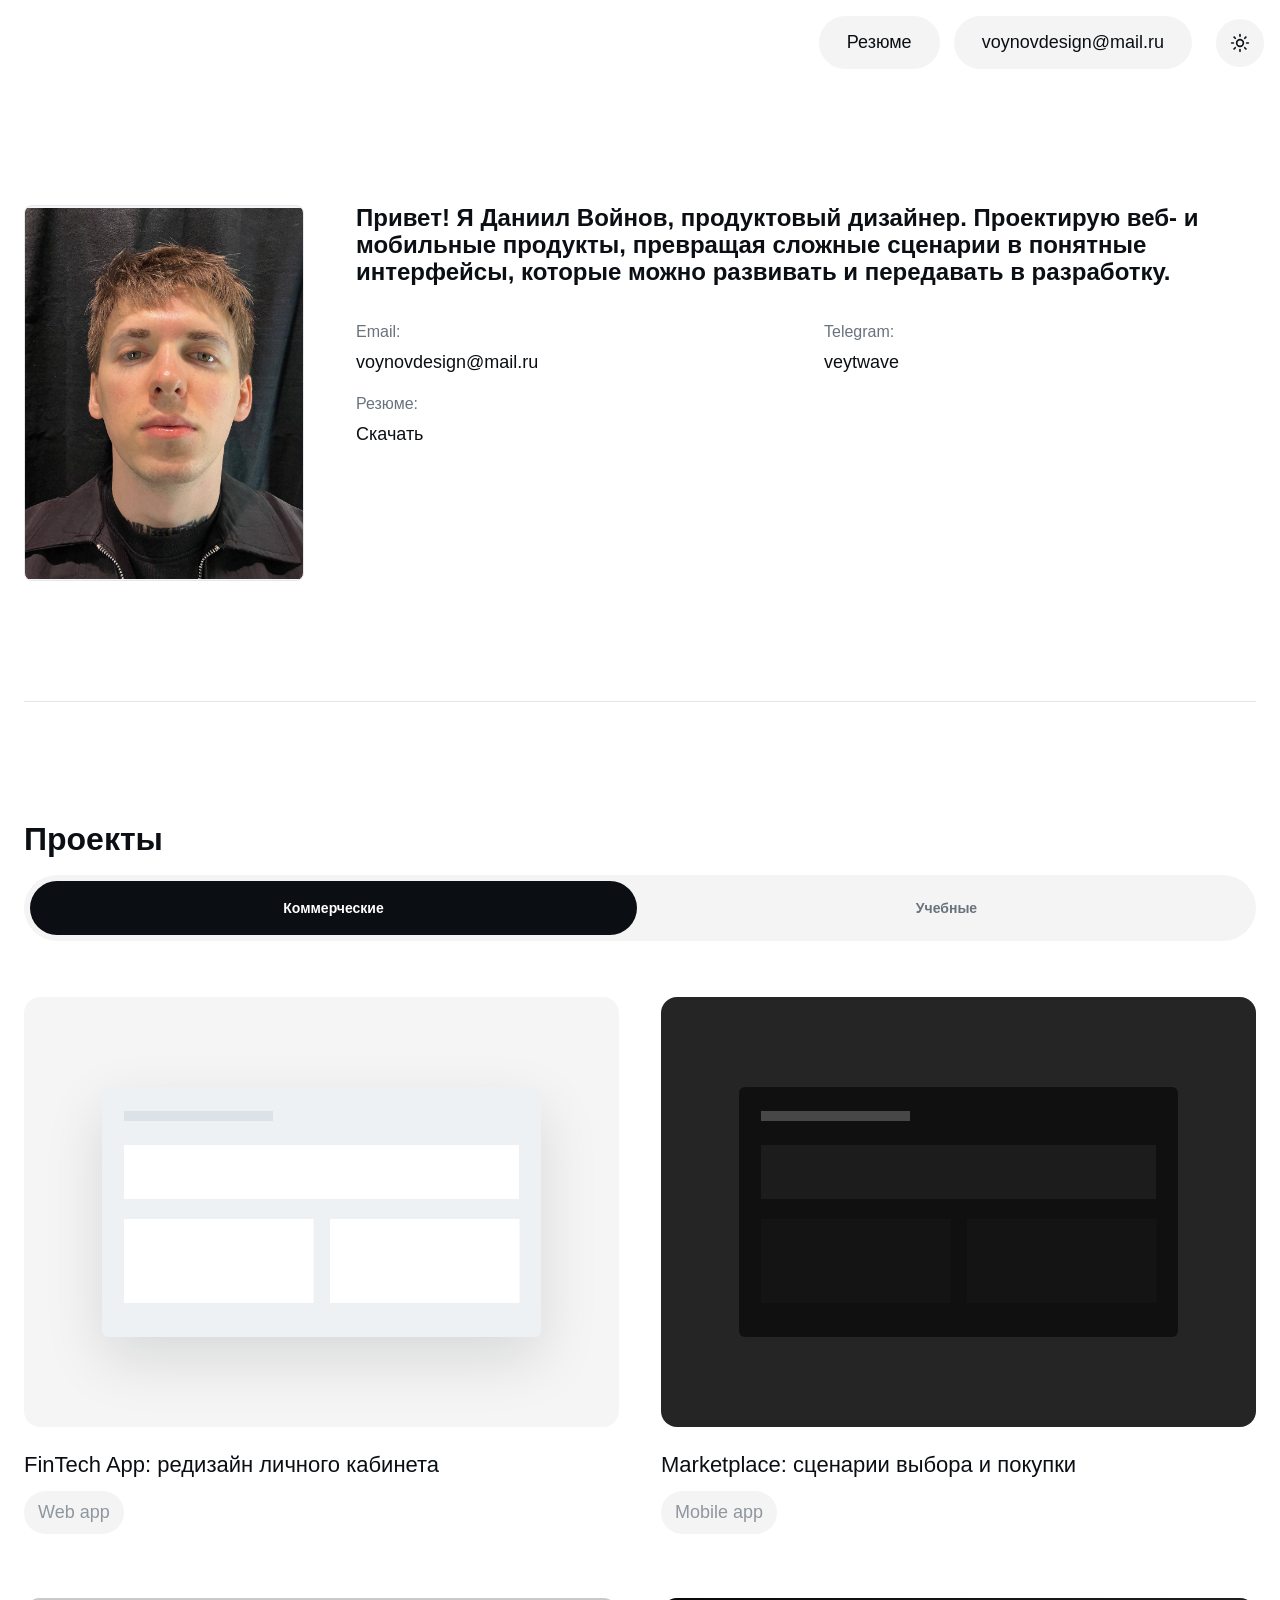
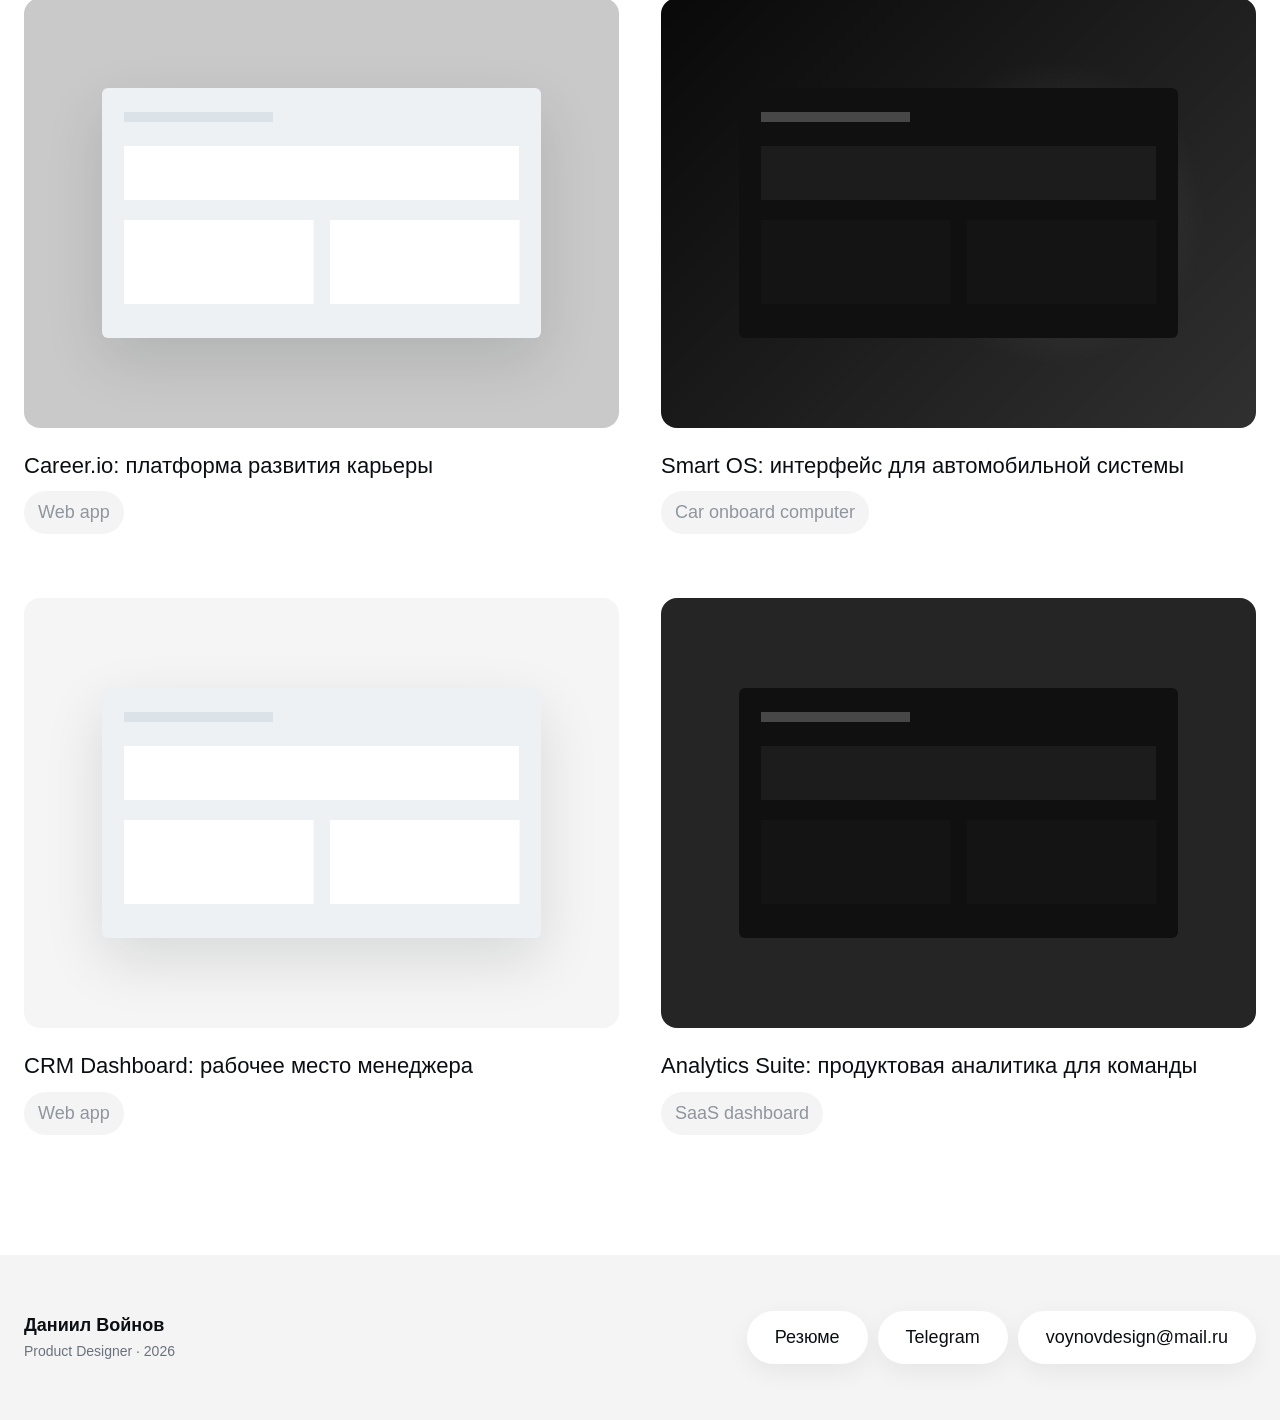
<file: index.html>
<!doctype html>
<html lang="ru">
  <head>
    <meta charset="utf-8" />
    <meta name="viewport" content="width=device-width, initial-scale=1" />
    <title>Даниил Войнов</title>
    <meta
      name="description"
      content="Портфолио Даниила Войнова, продуктового дизайнера: проекты, кейсы, опыт работы и контакты."
    />
    <link rel="icon" type="image/jpeg" href="assets/daniil-voynov.jpg" />
    <link rel="stylesheet" href="styles.css" />
  </head>
  <body>
    <header class="site-header">
      <div class="header-spacer" aria-hidden="true"></div>
      <nav class="header-nav" aria-label="Навигация">
        <a href="cv.html">Резюме</a>
        <button type="button" data-copy="voynovdesign@mail.ru">voynovdesign@mail.ru</button>
      </nav>
      <button class="theme-toggle" type="button" aria-label="Переключить тему">
        <svg class="sun-icon" aria-hidden="true" viewBox="0 0 24 24" fill="none">
          <circle cx="12" cy="12" r="4"></circle>
          <path d="M12 2v2"></path>
          <path d="M12 20v2"></path>
          <path d="m4.93 4.93 1.41 1.41"></path>
          <path d="m17.66 17.66 1.41 1.41"></path>
          <path d="M2 12h2"></path>
          <path d="M20 12h2"></path>
          <path d="m6.34 17.66-1.41 1.41"></path>
          <path d="m19.07 4.93-1.41 1.41"></path>
        </svg>
        <svg class="moon-icon" aria-hidden="true" viewBox="0 0 24 24" fill="none">
          <path d="M12 3a6 6 0 0 0 9 7.8A9 9 0 1 1 12 3Z"></path>
        </svg>
      </button>
    </header>

    <main id="top">
      <section class="about" id="about">
        <div class="about-image" aria-label="Фото Даниила">
        </div>

        <div class="about-content">
          <p class="intro">
            Привет! Я Даниил Войнов, продуктовый дизайнер. Проектирую веб- и
            мобильные продукты, превращая сложные сценарии в понятные
            интерфейсы, которые можно развивать и передавать в разработку.
          </p>

          <div class="contact-list" aria-label="Контакты">
            <div>
              <span>Email:</span>
              <button type="button" data-copy="voynovdesign@mail.ru">voynovdesign@mail.ru</button>
            </div>
            <div>
              <span>Telegram:</span>
              <a href="https://t.me/veytwave">veytwave</a>
            </div>
            <div>
              <span>Резюме:</span>
              <a href="cv.html">Скачать</a>
            </div>
          </div>
        </div>
      </section>

      <section class="projects" id="projects" aria-labelledby="projects-title">
        <div class="section-title">
          <h2 id="projects-title">Проекты</h2>
          <div class="tabs" role="tablist" aria-label="Тип проектов" data-active="commercial">
            <button class="tab is-active" type="button" role="tab" aria-selected="true" data-filter="commercial">
              Коммерческие
            </button>
            <button class="tab" type="button" role="tab" aria-selected="false" data-filter="study">
              Учебные
            </button>
          </div>
        </div>

        <div class="projects-grid">
          <article class="project-card project" data-kind="commercial">
            <div class="project-image placeholder-light" aria-hidden="true">
              <div class="screen-mockup"></div>
            </div>
            <h3>FinTech App: редизайн личного кабинета</h3>
            <p>Web app</p>
          </article>

          <article class="project-card project" data-kind="commercial">
            <div class="project-image placeholder-dark" aria-hidden="true">
              <div class="screen-mockup dark"></div>
            </div>
            <h3>Marketplace: сценарии выбора и покупки</h3>
            <p>Mobile app</p>
          </article>

          <article class="project-card project" data-kind="commercial">
            <div class="project-image placeholder-gray" aria-hidden="true">
              <div class="screen-mockup"></div>
            </div>
            <h3>Career.io: платформа развития карьеры</h3>
            <p>Web app</p>
          </article>

          <article class="project-card project" data-kind="commercial">
            <div class="project-image placeholder-photo" aria-hidden="true">
              <div class="screen-mockup dark"></div>
            </div>
            <h3>Smart OS: интерфейс для автомобильной системы</h3>
            <p>Car onboard computer</p>
          </article>

          <article class="project-card project" data-kind="commercial">
            <div class="project-image placeholder-light" aria-hidden="true">
              <div class="screen-mockup"></div>
            </div>
            <h3>CRM Dashboard: рабочее место менеджера</h3>
            <p>Web app</p>
          </article>

          <article class="project-card project" data-kind="commercial">
            <div class="project-image placeholder-dark" aria-hidden="true">
              <div class="screen-mockup dark"></div>
            </div>
            <h3>Analytics Suite: продуктовая аналитика для команды</h3>
            <p>SaaS dashboard</p>
          </article>

          <article class="project-card project" data-kind="study" hidden>
            <div class="project-image placeholder-gray" aria-hidden="true">
              <div class="screen-mockup"></div>
            </div>
            <h3>Education App: подготовка к экзаменам</h3>
            <p>iOS mobile app</p>
          </article>

          <article class="project-card project" data-kind="study" hidden>
            <div class="project-image placeholder-photo" aria-hidden="true">
              <div class="screen-mockup dark"></div>
            </div>
            <h3>AI Tool: редактирование контента</h3>
            <p>Web app</p>
          </article>

          <article class="project-card project" data-kind="study" hidden>
            <div class="project-image placeholder-light" aria-hidden="true">
              <div class="screen-mockup"></div>
            </div>
            <h3>Travel Planner: планирование поездок</h3>
            <p>Mobile app</p>
          </article>

          <article class="project-card project" data-kind="study" hidden>
            <div class="project-image placeholder-dark" aria-hidden="true">
              <div class="screen-mockup dark"></div>
            </div>
            <h3>Habit Tracker: система привычек и прогресса</h3>
            <p>iOS app</p>
          </article>

          <article class="project-card project" data-kind="study" hidden>
            <div class="project-image placeholder-gray" aria-hidden="true">
              <div class="screen-mockup"></div>
            </div>
            <h3>Book Exchange: обмен книгами рядом</h3>
            <p>Mobile app</p>
          </article>

          <article class="project-card project" data-kind="study" hidden>
            <div class="project-image placeholder-photo" aria-hidden="true">
              <div class="screen-mockup dark"></div>
            </div>
            <h3>Finance Coach: учебный fintech-концепт</h3>
            <p>Web app</p>
          </article>
        </div>
      </section>

    </main>

    <footer class="site-footer">
      <div>
        <p>Даниил Войнов</p>
        <span>Product Designer · 2026</span>
      </div>
      <nav aria-label="Ссылки в футере">
        <a href="cv.html">Резюме</a>
        <a href="https://t.me/veytwave">Telegram</a>
        <button type="button" data-copy="voynovdesign@mail.ru">voynovdesign@mail.ru</button>
      </nav>
    </footer>

    <script src="script.js"></script>
  </body>
</html>
</file>
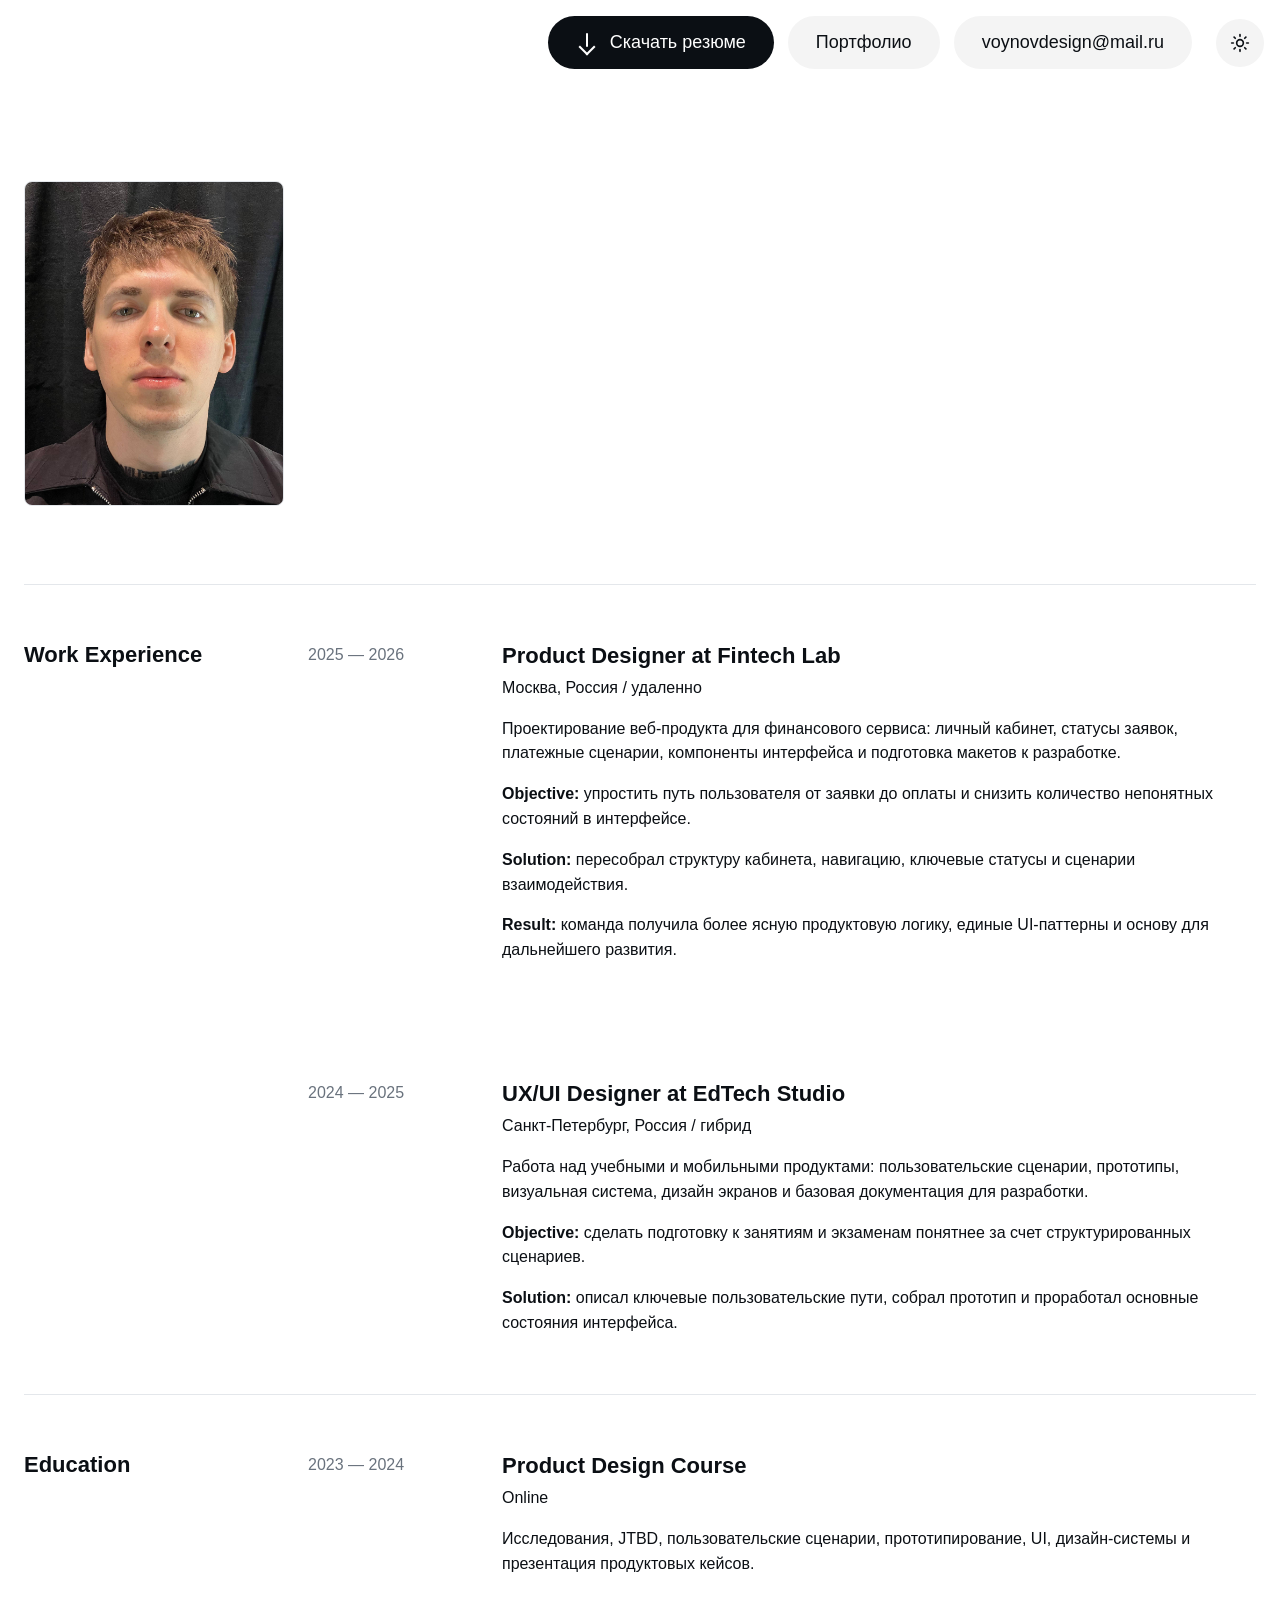
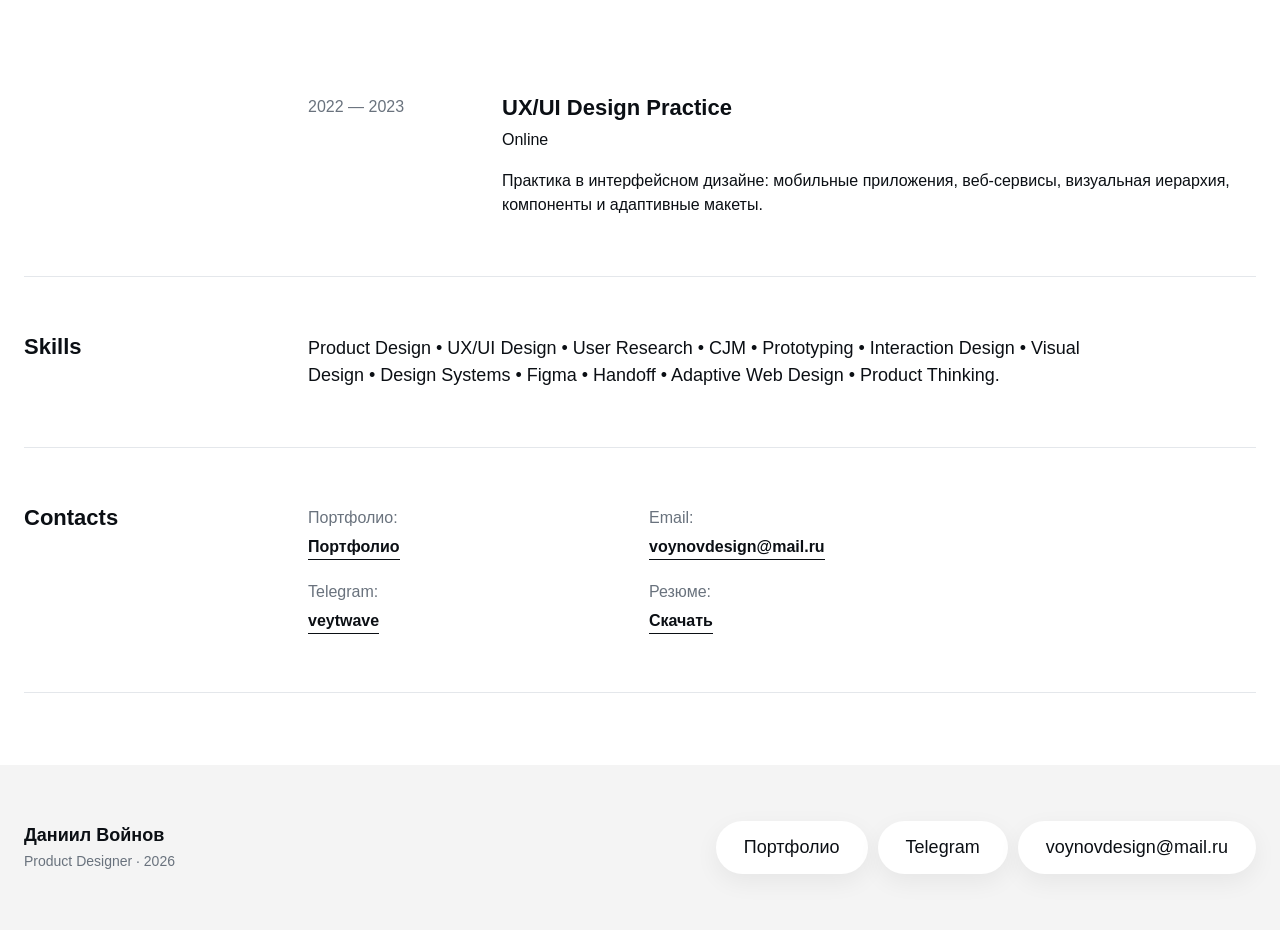
<file: cv.html>
<!doctype html>
<html lang="ru">
  <head>
    <meta charset="utf-8" />
    <meta name="viewport" content="width=device-width, initial-scale=1" />
    <title>Резюме — Даниил Войнов</title>
    <meta
      name="description"
      content="Резюме Даниила Войнова, продуктового дизайнера: опыт работы, образование, навыки и контакты."
    />
    <link rel="icon" type="image/jpeg" href="assets/daniil-voynov.jpg" />
    <link rel="stylesheet" href="styles.css" />
  </head>
  <body>
    <header class="site-header">
      <div class="header-spacer" aria-hidden="true"></div>
      <nav class="header-nav" aria-label="Навигация">
        <a class="download-link" href="#">
          <span class="download-icon" aria-hidden="true"></span>
          <span>Скачать резюме</span>
        </a>
        <a href="index.html">Портфолио</a>
        <button type="button" data-copy="voynovdesign@mail.ru">voynovdesign@mail.ru</button>
      </nav>
      <button class="theme-toggle" type="button" aria-label="Переключить тему">
        <svg class="sun-icon" aria-hidden="true" viewBox="0 0 24 24" fill="none">
          <circle cx="12" cy="12" r="4"></circle>
          <path d="M12 2v2"></path>
          <path d="M12 20v2"></path>
          <path d="m4.93 4.93 1.41 1.41"></path>
          <path d="m17.66 17.66 1.41 1.41"></path>
          <path d="M2 12h2"></path>
          <path d="M20 12h2"></path>
          <path d="m6.34 17.66-1.41 1.41"></path>
          <path d="m19.07 4.93-1.41 1.41"></path>
        </svg>
        <svg class="moon-icon" aria-hidden="true" viewBox="0 0 24 24" fill="none">
          <path d="M12 3a6 6 0 0 0 9 7.8A9 9 0 1 1 12 3Z"></path>
        </svg>
      </button>
    </header>

    <main class="cv-page">
      <section class="cv-hero">
        <div class="cv-photo">
          <img src="assets/daniil-voynov.jpg" alt="Даниил Войнов" />
        </div>
      </section>

      <section class="cv-section">
        <h1>Work Experience</h1>

        <article class="cv-entry">
          <div class="cv-years">2025 — 2026</div>
          <div class="cv-entry-body">
            <h2>Product Designer at Fintech Lab</h2>
            <p class="cv-location">Москва, Россия / удаленно</p>
            <p>
              Проектирование веб-продукта для финансового сервиса: личный кабинет,
              статусы заявок, платежные сценарии, компоненты интерфейса и
              подготовка макетов к разработке.
            </p>
            <p>
              <strong>Objective:</strong> упростить путь пользователя от заявки
              до оплаты и снизить количество непонятных состояний в интерфейсе.
            </p>
            <p>
              <strong>Solution:</strong> пересобрал структуру кабинета,
              навигацию, ключевые статусы и сценарии взаимодействия.
            </p>
            <p>
              <strong>Result:</strong> команда получила более ясную продуктовую
              логику, единые UI-паттерны и основу для дальнейшего развития.
            </p>
          </div>
        </article>

        <article class="cv-entry">
          <div class="cv-years">2024 — 2025</div>
          <div class="cv-entry-body">
            <h2>UX/UI Designer at EdTech Studio</h2>
            <p class="cv-location">Санкт-Петербург, Россия / гибрид</p>
            <p>
              Работа над учебными и мобильными продуктами: пользовательские
              сценарии, прототипы, визуальная система, дизайн экранов и базовая
              документация для разработки.
            </p>
            <p>
              <strong>Objective:</strong> сделать подготовку к занятиям и
              экзаменам понятнее за счет структурированных сценариев.
            </p>
            <p>
              <strong>Solution:</strong> описал ключевые пользовательские пути,
              собрал прототип и проработал основные состояния интерфейса.
            </p>
          </div>
        </article>
      </section>

      <section class="cv-section">
        <h1>Education</h1>

        <article class="cv-entry">
          <div class="cv-years">2023 — 2024</div>
          <div class="cv-entry-body">
            <h2>Product Design Course</h2>
            <p class="cv-location">Online</p>
            <p>
              Исследования, JTBD, пользовательские сценарии, прототипирование,
              UI, дизайн-системы и презентация продуктовых кейсов.
            </p>
          </div>
        </article>

        <article class="cv-entry">
          <div class="cv-years">2022 — 2023</div>
          <div class="cv-entry-body">
            <h2>UX/UI Design Practice</h2>
            <p class="cv-location">Online</p>
            <p>
              Практика в интерфейсном дизайне: мобильные приложения, веб-сервисы,
              визуальная иерархия, компоненты и адаптивные макеты.
            </p>
          </div>
        </article>
      </section>

      <section class="cv-section">
        <h1>Skills</h1>
        <div class="cv-skills">
          Product Design • UX/UI Design • User Research • CJM • Prototyping •
          Interaction Design • Visual Design • Design Systems • Figma • Handoff •
          Adaptive Web Design • Product Thinking.
        </div>
      </section>

      <section class="cv-section">
        <h1>Contacts</h1>
        <div class="cv-contacts">
          <div>
            <span>Портфолио:</span>
            <a href="index.html">Портфолио</a>
          </div>
          <div>
            <span>Email:</span>
            <button type="button" data-copy="voynovdesign@mail.ru">voynovdesign@mail.ru</button>
          </div>
          <div>
            <span>Telegram:</span>
            <a href="https://t.me/veytwave">veytwave</a>
          </div>
          <div>
            <span>Резюме:</span>
            <a href="#">Скачать</a>
          </div>
        </div>
      </section>

    </main>

    <footer class="site-footer">
      <div>
        <p>Даниил Войнов</p>
        <span>Product Designer · 2026</span>
      </div>
      <nav aria-label="Ссылки в футере">
        <a href="index.html">Портфолио</a>
        <a href="https://t.me/veytwave">Telegram</a>
        <button type="button" data-copy="voynovdesign@mail.ru">voynovdesign@mail.ru</button>
      </nav>
    </footer>

    <script src="script.js"></script>
  </body>
</html>
</file>
<file: styles.css>
:root {
  --bg: #ffffff;
  --text: #0b0f14;
  --muted: #69727d;
  --line: #e4e7eb;
  --soft: #f4f5f6;
  --soft-2: #edf0f3;
  --accent: #244c69;
  --lime: #dfe978;
  --coral: #f1775f;
  --max: 1560px;
}

* {
  box-sizing: border-box;
}

html {
  scroll-behavior: smooth;
}

body {
  margin: 0;
  background: var(--bg);
  color: var(--text);
  font-family:
    Inter, Arial, system-ui, -apple-system, BlinkMacSystemFont, "Segoe UI",
    sans-serif;
  font-size: 16px;
  line-height: 1.5;
}

a {
  color: inherit;
  text-decoration: none;
}

button {
  border: 0;
  background: transparent;
  color: inherit;
  cursor: pointer;
  font: inherit;
  padding: 0;
}

h1,
h2,
h3,
h4,
p,
dl,
dd {
  margin: 0;
}

.site-header {
  position: sticky;
  top: 0;
  z-index: 20;
  display: grid;
  grid-template-columns: 1fr auto auto;
  gap: 24px;
  align-items: center;
  max-width: var(--max);
  margin: 0 auto;
  padding: 16px 16px;
  background: rgba(255, 255, 255, 0.92);
  backdrop-filter: blur(18px);
}

.header-spacer {
  min-width: 1px;
}

.header-nav,
.contact-list,
.case-header dl,
.experience-row {
  display: grid;
}

.header-nav {
  grid-auto-flow: column;
  gap: 14px;
  color: var(--text);
  font-size: 18px;
  font-weight: 500;
}

.header-nav a,
.header-nav button {
  display: inline-flex;
  align-items: center;
  justify-content: center;
  border-radius: 999px;
  background: #f4f4f4;
  padding: 13px 28px;
  transition:
    background 220ms ease,
    color 220ms ease,
    transform 220ms ease;
}

.header-nav a:hover,
.header-nav button:hover {
  background: var(--text);
  color: #ffffff;
  transform: translateY(-1px);
}

.theme-toggle {
  display: grid;
  width: 48px;
  height: 48px;
  place-items: center;
  border-radius: 50%;
  background: #f4f4f4;
  transition:
    background 220ms ease,
    color 220ms ease,
    transform 220ms ease;
}

.theme-toggle:hover {
  background: var(--text);
  color: #ffffff;
  transform: translateY(-1px);
}

.sun-icon,
.moon-icon {
  width: 20px;
  height: 20px;
  stroke: currentColor;
  stroke-linecap: round;
  stroke-linejoin: round;
  stroke-width: 2;
}

.moon-icon {
  display: none;
}

body.is-dark {
  --bg: #11161d;
  --text: #f5f6f7;
  --muted: #b3bbc4;
  --line: #343b45;
  --soft: #1d242d;
  --soft-2: #26303b;
}

body.is-dark .site-header {
  background: rgba(17, 22, 29, 0.94);
}

body.is-dark .header-nav a,
body.is-dark .header-nav button,
body.is-dark .theme-toggle,
body.is-dark .download-link,
body.is-dark .tabs {
  background: #202832;
}

body.is-dark .header-nav a:hover,
body.is-dark .header-nav button:hover,
body.is-dark .theme-toggle:hover,
body.is-dark .download-link:hover {
  background: #f5f6f7;
  color: #0b0f14;
}

body.is-dark .tabs::before,
body.is-dark .tab.is-active {
  background: #f5f6f7;
}

body.is-dark .tab.is-active {
  color: #0b0f14;
}

body.is-dark .project-image,
body.is-dark .cv-photo,
body.is-dark .about-image {
  border-color: var(--line);
}

body.is-dark .sun-icon {
  display: none;
}

body.is-dark .moon-icon {
  display: block;
}

.contact-list a:hover,
.contact-list button:hover {
  color: var(--text);
}

main {
  max-width: var(--max);
  margin: 0 auto;
  padding: 0 24px;
}

.about {
  display: grid;
  grid-template-columns: 280px minmax(0, 1fr);
  gap: 52px;
  align-items: start;
  padding: 120px 0;
  border-bottom: 1px solid var(--line);
}

.about-image {
  display: grid;
  height: 376px;
  min-height: 0;
  place-items: center;
  border: 1px solid var(--line);
  border-radius: 8px;
  overflow: hidden;
  background:
    url("assets/daniil-voynov.jpg") center / contain no-repeat,
    var(--soft);
}

.about-content {
  display: grid;
  gap: 34px;
}

.intro {
  max-width: 900px;
  font-size: 24px;
  font-weight: 600;
  letter-spacing: 0;
  line-height: 1.12;
}

.contact-list {
  grid-template-columns: repeat(2, minmax(180px, 1fr));
  gap: 16px 36px;
}

.contact-list div {
  display: grid;
  gap: 5px;
}

.contact-list span {
  color: var(--muted);
  font-size: 16px;
}

.contact-list a,
.contact-list button {
  justify-self: start;
  border-bottom: 0;
  font-size: 18px;
  font-weight: 500;
}

.projects,
.case-studies,
.experience {
  padding: 120px 0;
}

h2 {
  font-size: clamp(44px, 6vw, 72px);
  letter-spacing: 0;
  line-height: 0.98;
}

.section-title {
  display: grid;
  gap: 18px;
  margin-bottom: 56px;
}

.section-title h2 {
  font-size: 32px;
  line-height: 1.1;
}

.tabs {
  position: relative;
  display: flex;
  width: 100%;
  gap: 6px;
  border: 0;
  border-radius: 999px;
  background: #f4f4f4;
  padding: 6px;
}

.tabs::before {
  position: absolute;
  top: 6px;
  bottom: 6px;
  left: 6px;
  width: calc((100% - 18px) / 2);
  border-radius: 999px;
  background: var(--text);
  content: "";
  transition: transform 460ms cubic-bezier(0.22, 1, 0.36, 1);
}

.tabs[data-active="study"]::before {
  transform: translateX(calc(100% + 6px));
}

.tab {
  position: relative;
  z-index: 1;
  flex: 1;
  min-height: 54px;
  border-radius: 999px;
  color: var(--muted);
  font-size: 14px;
  font-weight: 740;
  padding: 14px 18px;
  transition:
    background 240ms ease,
    color 240ms ease,
    transform 240ms ease;
}

.tab.is-active {
  color: #ffffff;
}

.tab:hover {
  color: var(--text);
}

.tab.is-active:hover {
  color: #ffffff;
}

.projects-grid {
  display: grid;
  grid-template-columns: repeat(2, minmax(0, 1fr));
  gap: 64px 42px;
}

.project-card[hidden] {
  display: none;
}

.project-card {
  display: grid;
  gap: 12px;
}

.project-image {
  display: grid;
  min-height: 430px;
  overflow: hidden;
  place-items: center;
  border-radius: 16px;
  background: var(--soft);
  padding: 48px;
}

.placeholder-light {
  background: #f5f5f5;
}

.placeholder-dark {
  background: #252525;
}

.placeholder-gray {
  background: #c9c9c9;
}

.placeholder-photo {
  background:
    radial-gradient(circle at 66% 50%, rgba(255, 255, 255, 0.14), transparent 34%),
    linear-gradient(135deg, #090909, #303030);
}

.screen-mockup {
  width: min(520px, 88%);
  min-height: 250px;
  border-radius: 6px;
  background:
    linear-gradient(#dce3e8 0 0) 22px 24px / 34% 10px no-repeat,
    linear-gradient(#ffffff 0 0) 22px 58px / calc(100% - 44px) 54px no-repeat,
    linear-gradient(#ffffff 0 0) 22px 132px / calc(50% - 30px) 84px no-repeat,
    linear-gradient(#ffffff 0 0) calc(100% - 22px) 132px / calc(50% - 30px) 84px no-repeat,
    #eef1f4;
  box-shadow: 0 22px 60px rgba(11, 15, 20, 0.12);
}

.screen-mockup.dark {
  background:
    linear-gradient(#474747 0 0) 22px 24px / 34% 10px no-repeat,
    linear-gradient(#1c1c1c 0 0) 22px 58px / calc(100% - 44px) 54px no-repeat,
    linear-gradient(#141414 0 0) 22px 132px / calc(50% - 30px) 84px no-repeat,
    linear-gradient(#141414 0 0) calc(100% - 22px) 132px / calc(50% - 30px) 84px no-repeat,
    #101010;
  box-shadow: none;
}

.project-card h3 {
  margin-top: 12px;
  font-size: 22px;
  font-weight: 500;
  line-height: 1.25;
}

.project-card p {
  width: fit-content;
  border-radius: 999px;
  background: #f4f4f4;
  color: #8f969e;
  font-size: 18px;
  padding: 8px 14px;
}

body.is-dark .project-card p {
  background: #202832;
}

.case-studies {
  display: grid;
  gap: 70px;
}

.case {
  display: grid;
  gap: 28px;
  border-top: 1px solid var(--line);
  padding-top: 34px;
}

.case[hidden] {
  display: none;
}

.case-header {
  display: grid;
  grid-template-columns: minmax(0, 1fr) 430px;
  gap: 48px;
}

.case-header h3 {
  max-width: 680px;
  font-size: clamp(42px, 6vw, 76px);
  letter-spacing: 0;
  line-height: 0.98;
}

.case-header p {
  margin-top: 12px;
  color: var(--muted);
  font-size: 22px;
}

.case-header dl {
  grid-template-columns: repeat(3, 1fr);
  gap: 14px;
  align-self: end;
}

.case-header dl div {
  border-top: 1px solid var(--line);
  padding-top: 10px;
}

.case-header dt {
  color: var(--muted);
  font-size: 13px;
}

.case-header dd {
  margin-top: 4px;
  font-weight: 650;
}

.case-description {
  max-width: 760px;
  color: var(--muted);
  font-size: 20px;
}

.explore-link {
  width: fit-content;
  border-bottom: 1px solid currentColor;
  font-size: 18px;
  font-weight: 760;
}

.case-media {
  display: grid;
  min-height: 610px;
  overflow: hidden;
  place-items: center;
  border: 1px solid var(--line);
  border-radius: 8px;
  background: var(--soft);
  padding: 46px;
}

.desktop-ui {
  width: min(760px, 100%);
  min-height: 420px;
  border: 10px solid var(--text);
  border-radius: 26px;
  background:
    linear-gradient(var(--text) 0 0) 36px 38px / 90px 12px no-repeat,
    linear-gradient(#d8dfe7 0 0) 36px 86px / 140px 11px no-repeat,
    linear-gradient(#d8dfe7 0 0) 36px 126px / 110px 11px no-repeat,
    linear-gradient(#eef1f4 0 0) 220px 34px / calc(100% - 260px) 56px no-repeat,
    linear-gradient(135deg, transparent 0 30%, rgba(36, 76, 105, 0.2) 30% 100%) 220px 118px / calc(100% - 260px) 210px no-repeat,
    linear-gradient(#e4e9ee 0 0) 220px 360px / 28% 52px no-repeat,
    linear-gradient(#e4e9ee 0 0) 54% 360px / 24% 52px no-repeat,
    linear-gradient(#e4e9ee 0 0) calc(100% - 36px) 360px / 20% 52px no-repeat,
    #ffffff;
  box-shadow: 0 28px 72px rgba(11, 15, 20, 0.16);
}

.phone-media,
.study-media {
  grid-template-columns: repeat(3, minmax(120px, 210px));
  gap: clamp(18px, 4vw, 42px);
}

.phone-ui {
  width: 100%;
  min-height: 420px;
  border: 10px solid var(--text);
  border-radius: 42px;
  background:
    linear-gradient(#cbd4dd 0 0) 22px 32px / 46px 10px no-repeat,
    linear-gradient(var(--lime) 0 0) center 90px / 60% 100px no-repeat,
    linear-gradient(#e7ebef 0 0) center 226px / 72% 44px no-repeat,
    linear-gradient(#e7ebef 0 0) center 292px / 72% 44px no-repeat,
    linear-gradient(var(--accent) 0 0) center bottom 24px / 72% 56px no-repeat,
    #ffffff;
  box-shadow: 0 24px 64px rgba(11, 15, 20, 0.14);
}

.phone-ui.center {
  transform: translateY(-26px);
}

.note-ui {
  width: 100%;
  min-height: 310px;
  border-radius: 8px;
  background:
    linear-gradient(#f1bba5 0 0) 24px 24px / calc(100% - 48px) 110px no-repeat,
    linear-gradient(#d8dfe6 0 0) 24px 172px / 72% 12px no-repeat,
    linear-gradient(#d8dfe6 0 0) 24px 210px / 82% 12px no-repeat,
    linear-gradient(#d8dfe6 0 0) 24px 248px / 58% 12px no-repeat,
    #ffffff;
}

.note-ui.small {
  align-self: end;
  min-height: 250px;
}

.ai-media {
  grid-template-columns: minmax(300px, 1fr) minmax(200px, 0.7fr);
  gap: 30px;
}

.ai-ui,
.result-ui {
  width: 100%;
  border-radius: 8px;
  box-shadow: 0 24px 64px rgba(11, 15, 20, 0.14);
}

.ai-ui {
  min-height: 420px;
  background:
    linear-gradient(#303743 0 0) 28px 28px / calc(100% - 56px) 48px no-repeat,
    radial-gradient(circle at 50% 48%, #f7cdbd 0 22%, transparent 23%),
    linear-gradient(#303743 0 0) 28px bottom 28px / 20% 48px no-repeat,
    linear-gradient(#303743 0 0) 50% bottom 28px / 20% 48px no-repeat,
    linear-gradient(#303743 0 0) calc(100% - 28px) bottom 28px / 20% 48px no-repeat,
    #151a22;
}

.result-ui {
  min-height: 340px;
  background:
    linear-gradient(#dfe5eb 0 0) center 42px / 70% 14px no-repeat,
    linear-gradient(#e9edf1 0 0) center 88px / 82% 11px no-repeat,
    linear-gradient(#e9edf1 0 0) center 122px / 62% 11px no-repeat,
    #ffffff;
}

.case-detail-grid {
  display: grid;
  grid-template-columns: minmax(0, 0.82fr) minmax(260px, 1fr);
  gap: 28px;
  align-items: stretch;
}

.case-detail-grid > div:first-child,
.mini-media {
  border: 1px solid var(--line);
  border-radius: 8px;
}

.case-detail-grid > div:first-child {
  display: grid;
  align-content: end;
  gap: 14px;
  min-height: 260px;
  padding: 26px;
}

.case-detail-grid h4 {
  font-size: 28px;
  line-height: 1.1;
}

.case-detail-grid p {
  color: var(--muted);
}

.mini-media {
  min-height: 260px;
  background:
    linear-gradient(#dfe5eb 0 0) 28px 32px / 46% 12px no-repeat,
    linear-gradient(#eef1f4 0 0) 28px 72px / calc(100% - 56px) 112px no-repeat,
    var(--soft);
}

.mini-media.warm {
  background:
    linear-gradient(#f1bba5 0 0) 28px 32px / 46% 12px no-repeat,
    linear-gradient(#fff4ef 0 0) 28px 72px / calc(100% - 56px) 112px no-repeat,
    var(--soft);
}

.mini-media.cool {
  background:
    linear-gradient(var(--accent) 0 0) 28px 32px / 46% 12px no-repeat,
    linear-gradient(#edf3f7 0 0) 28px 72px / calc(100% - 56px) 112px no-repeat,
    var(--soft);
}

.mini-media.dark {
  background:
    linear-gradient(#303743 0 0) 28px 32px / 46% 12px no-repeat,
    linear-gradient(#151a22 0 0) 28px 72px / calc(100% - 56px) 112px no-repeat,
    var(--soft);
}

.experience {
  border-bottom: 0;
}

.experience h2 {
  margin-bottom: 34px;
}

.experience-table {
  display: grid;
  border-top: 1px solid var(--line);
}

.experience-row {
  grid-template-columns: 1.05fr 1fr 1fr 0.72fr;
  gap: 20px;
  border-bottom: 1px solid var(--line);
  padding: 18px 0;
}

.experience-head {
  color: var(--muted);
  font-size: 14px;
  font-weight: 700;
}

.experience-row:not(.experience-head) {
  font-size: 17px;
  font-weight: 450;
}

.cv-page {
  padding-bottom: 72px;
}

.cv-hero {
  display: grid;
  grid-template-columns: 260px minmax(0, 1fr);
  gap: 54px;
  align-items: start;
  padding: 96px 0 78px;
  border-bottom: 1px solid var(--line);
}

.download-link {
  display: inline-flex;
  align-items: center;
  gap: 12px;
  border-radius: 999px;
  background: #f4f4f4;
  color: var(--text);
  font-size: 18px;
  font-weight: 500;
  padding: 13px 28px;
  transition:
    background 220ms ease,
    color 220ms ease,
  transform 220ms ease;
}

.header-nav .download-link {
  background: var(--text);
  color: var(--bg);
}

.download-link:hover {
  background: var(--text);
  color: var(--bg);
  transform: translateY(-1px);
}

.header-nav .download-link:hover {
  background: #2b343d;
}

body.is-dark .header-nav .download-link {
  background: #f5f6f7;
  color: #0b0f14;
}

body.is-dark .header-nav .download-link:hover {
  background: #dfe4ea;
  color: #0b0f14;
}

.download-icon {
  position: relative;
  width: 22px;
  height: 22px;
  flex: 0 0 auto;
}

.download-icon::before {
  position: absolute;
  left: 10px;
  top: 1px;
  width: 2px;
  height: 14px;
  border-radius: 999px;
  background: currentColor;
  content: "";
}

.download-icon::after {
  position: absolute;
  left: 5px;
  top: 9px;
  width: 10px;
  height: 10px;
  border-right: 2px solid currentColor;
  border-bottom: 2px solid currentColor;
  content: "";
  transform: rotate(45deg);
}

.cv-photo {
  width: min(420px, 100%);
  overflow: hidden;
  border: 1px solid var(--line);
  border-radius: 8px;
  background: var(--soft);
}

.cv-photo img {
  display: block;
  width: 100%;
  aspect-ratio: 0.8;
  object-fit: cover;
  object-position: center 32%;
}

.cv-section {
  display: grid;
  grid-template-columns: 220px minmax(0, 1fr);
  gap: 64px;
  padding: 58px 0;
  border-bottom: 1px solid var(--line);
}

.cv-section h1 {
  font-size: 22px;
  font-weight: 600;
  line-height: 1.1;
}

.cv-entry {
  display: grid;
  grid-template-columns: 150px minmax(0, 760px);
  gap: 44px;
  align-items: start;
  grid-column: 2;
}

.cv-skills,
.cv-contacts {
  grid-column: 2;
}

.cv-entry + .cv-entry {
  margin-top: 54px;
}

.cv-years,
.cv-location,
.cv-contacts span {
  color: var(--muted);
}

.cv-years {
  white-space: nowrap;
}

.cv-entry-body {
  min-width: 0;
  max-width: 760px;
}

.cv-entry-body h2 {
  margin-bottom: 8px;
  font-size: 22px;
  font-weight: 600;
  line-height: 1.15;
  max-width: 560px;
}

.cv-entry-body p {
  margin-top: 16px;
  color: var(--text);
  font-size: 16px;
  line-height: 1.55;
}

.cv-entry-body .cv-location {
  margin-top: 0;
}

.cv-skills {
  max-width: 820px;
  font-size: 18px;
  line-height: 1.5;
}

.cv-contacts {
  display: grid;
  max-width: 640px;
  grid-template-columns: repeat(2, minmax(180px, 1fr));
  gap: 20px 42px;
}

.cv-contacts div {
  display: grid;
  gap: 5px;
}

.cv-contacts a,
.cv-contacts button {
  justify-self: start;
  border-bottom: 1px solid currentColor;
  font-weight: 650;
}

.cv-footer {
  padding-top: 28px;
  color: var(--muted);
  font-size: 14px;
}

.site-footer {
  display: flex;
  align-items: center;
  justify-content: space-between;
  gap: 24px;
  max-width: none;
  margin: 0;
  background: #f4f4f4;
  padding: 56px max(24px, calc((100vw - var(--max)) / 2 + 24px));
}

.site-footer p {
  font-size: 18px;
  font-weight: 600;
}

.site-footer span {
  color: var(--muted);
  font-size: 14px;
}

.site-footer nav {
  display: flex;
  flex-wrap: wrap;
  gap: 10px;
  justify-content: flex-end;
}

.site-footer a,
.site-footer button {
  border: 0;
  border-radius: 999px;
  background: #ffffff;
  box-shadow: 0 8px 24px rgba(11, 15, 20, 0.06);
  font-size: 18px;
  font-weight: 500;
  padding: 13px 28px;
  transition:
    background 220ms ease,
    color 220ms ease,
    transform 220ms ease;
}

.site-footer a:hover,
.site-footer button:hover {
  background: var(--text);
  color: var(--bg);
  transform: translateY(-1px);
}

body.is-dark .site-footer a,
body.is-dark .site-footer button {
  background: #26303b;
}

body.is-dark .site-footer {
  background: #151a21;
}

body.is-dark .site-footer a:hover,
body.is-dark .site-footer button:hover {
  background: #f5f6f7;
  color: #0b0f14;
}

@media (max-width: 920px) {
  .site-header {
    grid-template-columns: 1fr auto;
  }

  .header-nav {
    grid-column: auto;
    grid-row: auto;
    grid-auto-flow: column;
    grid-template-columns: none;
  }

  .about,
  .case-header,
  .case-detail-grid {
    grid-template-columns: 1fr;
  }

  .about {
    min-height: auto;
  }

  .about-image {
    height: 300px;
  }

  .case-header dl {
    max-width: 520px;
  }

  .cv-hero,
  .cv-section {
    grid-template-columns: 1fr;
  }

  .cv-entry {
    grid-template-columns: 120px minmax(0, 1fr);
    gap: 28px;
    grid-column: auto;
  }

  .cv-skills,
  .cv-contacts {
    grid-column: auto;
  }
}

@media (max-width: 640px) {
  .site-header,
  main {
    padding-inline: 18px;
  }

  .site-header {
    gap: 16px;
  }

  .header-nav {
    grid-auto-flow: row;
    grid-template-columns: 1fr;
    gap: 8px;
    width: min(100%, 280px);
  }

  .header-nav a,
  .header-nav button {
    min-height: 44px;
    padding-inline: 18px;
  }

  .about {
    padding-top: 42px;
  }

  .about-image {
    height: 260px;
  }

  .intro {
    font-size: 24px;
  }

  h2 {
    font-size: 42px;
  }

  .contact-list,
  .section-title,
  .case-header dl,
  .experience-row {
    grid-template-columns: 1fr;
  }

  .tabs {
    width: 100%;
  }

  .tab {
    flex: 1;
  }

  .projects-grid {
    grid-template-columns: 1fr;
    gap: 44px;
  }

  .project-image {
    min-height: 320px;
    padding: 28px;
  }

  .case-header h3 {
    font-size: 40px;
  }

  .case-media {
    min-height: 360px;
    padding: 24px;
  }

  .phone-media,
  .study-media,
  .ai-media {
    grid-template-columns: minmax(180px, 240px);
  }

  .phone-ui:not(.center),
  .note-ui,
  .result-ui {
    display: none;
  }

  .phone-ui.center {
    transform: none;
  }

  .desktop-ui,
  .ai-ui {
    min-height: 300px;
  }

  .experience-head {
    display: none;
  }

  .experience-row span:nth-child(n + 2) {
    color: var(--muted);
    font-size: 15px;
  }

  .cv-hero {
    padding-top: 54px;
  }

  .cv-entry,
  .cv-contacts {
    grid-template-columns: 1fr;
  }

  .cv-section h1 {
    font-size: 22px;
  }

  .cv-skills {
    font-size: 18px;
  }

  .site-footer {
    display: grid;
    gap: 18px;
    padding: 24px 18px 30px;
  }

  .site-footer nav {
    justify-content: flex-start;
  }
}

@media (max-width: 760px) {
  body {
    overflow-x: hidden;
  }

  .site-header {
    grid-template-columns: minmax(0, 1fr) auto;
    gap: 10px;
    padding: 12px 14px;
  }

  .header-spacer {
    display: none;
  }

  .header-nav {
    display: grid;
    width: 100%;
    grid-auto-flow: column;
    grid-template-columns: auto minmax(0, 1fr);
    gap: 8px;
  }

  .header-nav a,
  .header-nav button {
    min-width: 0;
    padding: 10px 16px;
    font-size: 14px;
    white-space: nowrap;
  }

  .header-nav button {
    overflow: hidden;
    text-overflow: ellipsis;
  }

  .theme-toggle {
    width: 42px;
    height: 42px;
  }

  .sun-icon,
  .moon-icon {
    width: 18px;
    height: 18px;
  }

  main {
    padding: 0 16px 72px;
  }

  .about {
    grid-template-columns: 1fr;
    gap: 28px;
    padding: 72px 0;
  }

  .about-image {
    width: min(280px, 100%);
    height: 376px;
    justify-self: start;
  }

  .about-content {
    gap: 28px;
  }

  .intro {
    max-width: 100%;
    font-size: 22px;
    line-height: 1.18;
  }

  .contact-list {
    grid-template-columns: 1fr;
    gap: 18px;
  }

  .contact-list span {
    font-size: 14px;
  }

  .contact-list a,
  .contact-list button {
    font-size: 16px;
  }

  .projects {
    padding: 72px 0;
  }

  .section-title {
    gap: 16px;
    margin-bottom: 34px;
  }

  .section-title h2 {
    font-size: 30px;
  }

  .tabs {
    padding: 5px;
  }

  .tabs::before {
    top: 5px;
    bottom: 5px;
    left: 5px;
    width: calc((100% - 16px) / 2);
  }

  .tabs[data-active="study"]::before {
    transform: translateX(calc(100% + 6px));
  }

  .tab {
    min-height: 48px;
    padding: 12px 10px;
    font-size: 14px;
  }

  .projects-grid {
    grid-template-columns: 1fr;
    gap: 42px;
  }

  .project-image {
    min-height: 280px;
    border-radius: 12px;
    padding: 24px;
  }

  .screen-mockup {
    width: 92%;
    min-height: 180px;
  }

  .project-card h3 {
    font-size: 20px;
  }

  .project-card p {
    font-size: 15px;
    padding: 7px 12px;
  }

  .cv-page {
    padding-bottom: 96px;
  }

  .cv-hero {
    grid-template-columns: 1fr;
    gap: 28px;
    padding: 54px 0;
  }

  .cv-photo {
    width: min(320px, 100%);
  }

  .download-link {
    gap: 10px;
    font-size: 14px;
    padding: 10px 16px;
  }

  .download-icon {
    width: 18px;
    height: 18px;
  }

  .cv-section {
    grid-template-columns: 1fr;
    gap: 24px;
    padding: 44px 0;
  }

  .cv-section h1 {
    font-size: 24px;
  }

  .cv-entry {
    grid-template-columns: 1fr;
    gap: 12px;
  }

  .cv-entry + .cv-entry {
    margin-top: 38px;
  }

  .cv-entry-body h2 {
    font-size: 20px;
  }

  .cv-skills {
    font-size: 18px;
  }

  .cv-contacts {
    grid-template-columns: 1fr;
  }
}

@media (max-width: 1100px) {
  .cv-section {
    grid-template-columns: 1fr;
    gap: 28px;
  }

  .cv-entry {
    grid-template-columns: 140px minmax(0, 1fr);
    grid-column: auto;
  }

  .cv-entry-body {
    max-width: 780px;
  }

  .cv-skills,
  .cv-contacts {
    grid-column: auto;
  }
}

@media (max-width: 700px) {
  .cv-entry {
    grid-template-columns: 1fr;
    gap: 12px;
  }
}

@media (max-width: 760px) {
  .cv-section {
    grid-template-columns: 1fr;
    gap: 24px;
  }

  .cv-entry {
    grid-template-columns: 1fr;
    gap: 12px;
  }
}

@media (max-width: 420px) {
  .header-nav a,
  .header-nav button {
    padding: 9px 12px;
    font-size: 13px;
  }

  .theme-toggle {
    width: 40px;
    height: 40px;
  }

  .about {
    padding-top: 56px;
  }

  .about-image {
    width: 240px;
    height: 322px;
  }

  .intro {
    font-size: 20px;
  }

  .project-image {
    min-height: 240px;
  }

  .screen-mockup {
    min-height: 150px;
  }
}

@media (max-width: 900px) {
  .site-header {
    grid-template-columns: minmax(0, 1fr) auto;
    align-items: start;
  }

  .header-spacer {
    display: none;
  }

  .header-nav {
    min-width: 0;
    grid-column: 1;
    grid-row: 1;
    display: flex;
    flex-wrap: wrap;
    gap: 8px;
    justify-content: flex-start;
  }

  .theme-toggle {
    grid-column: 2;
    grid-row: 1;
  }

  .header-nav a,
  .header-nav button,
  .download-link {
    max-width: 100%;
    min-width: 0;
    padding: 10px 16px;
    font-size: 14px;
    white-space: nowrap;
  }

  .header-nav button {
    overflow: hidden;
    text-overflow: ellipsis;
  }

  main {
    padding-right: 18px;
    padding-left: 18px;
  }

  .about {
    grid-template-columns: 1fr;
    gap: 28px;
    padding: 72px 0;
  }

  .about-image {
    width: min(280px, 100%);
    height: 376px;
  }

  .intro {
    max-width: 100%;
    font-size: 22px;
    line-height: 1.18;
  }

  .contact-list {
    grid-template-columns: 1fr;
    gap: 18px;
  }

  .projects {
    padding: 72px 0;
  }

  .projects-grid {
    grid-template-columns: 1fr;
    gap: 44px;
  }

  .project-image {
    min-height: 300px;
    padding: 24px;
  }

  .project-card h3 {
    font-size: 20px;
  }

  .project-card p {
    font-size: 15px;
  }

  .cv-hero,
  .cv-section {
    grid-template-columns: 1fr;
    gap: 28px;
  }

  .cv-hero {
    padding: 54px 0;
  }

  .cv-entry {
    grid-column: auto;
    grid-template-columns: 1fr;
    gap: 12px;
  }

  .cv-skills,
  .cv-contacts {
    grid-column: auto;
  }

  .cv-photo {
    width: min(320px, 100%);
  }

  .site-footer {
    display: grid;
    gap: 18px;
    padding: 34px 18px;
  }

  .site-footer nav {
    justify-content: flex-start;
  }
}

@media (max-width: 520px) {
  .site-header {
    padding: 12px;
  }

  .header-nav {
    display: grid;
    grid-template-columns: 1fr;
    width: calc(100vw - 76px);
  }

  .header-nav a,
  .header-nav button,
  .download-link {
    justify-content: center;
    width: 100%;
    padding: 10px 14px;
  }

  .theme-toggle {
    width: 42px;
    height: 42px;
  }

  .about {
    padding: 56px 0;
  }

  .about-image {
    width: 240px;
    height: 322px;
  }

  .intro {
    font-size: 20px;
  }

  .section-title h2 {
    font-size: 30px;
  }

  .tab {
    min-height: 48px;
    padding: 12px 8px;
  }

  .project-image {
    min-height: 240px;
    border-radius: 12px;
  }

  .screen-mockup {
    width: 92%;
    min-height: 150px;
  }

  .site-footer a,
  .site-footer button {
    width: 100%;
    justify-content: center;
    text-align: center;
  }
}
</file>
